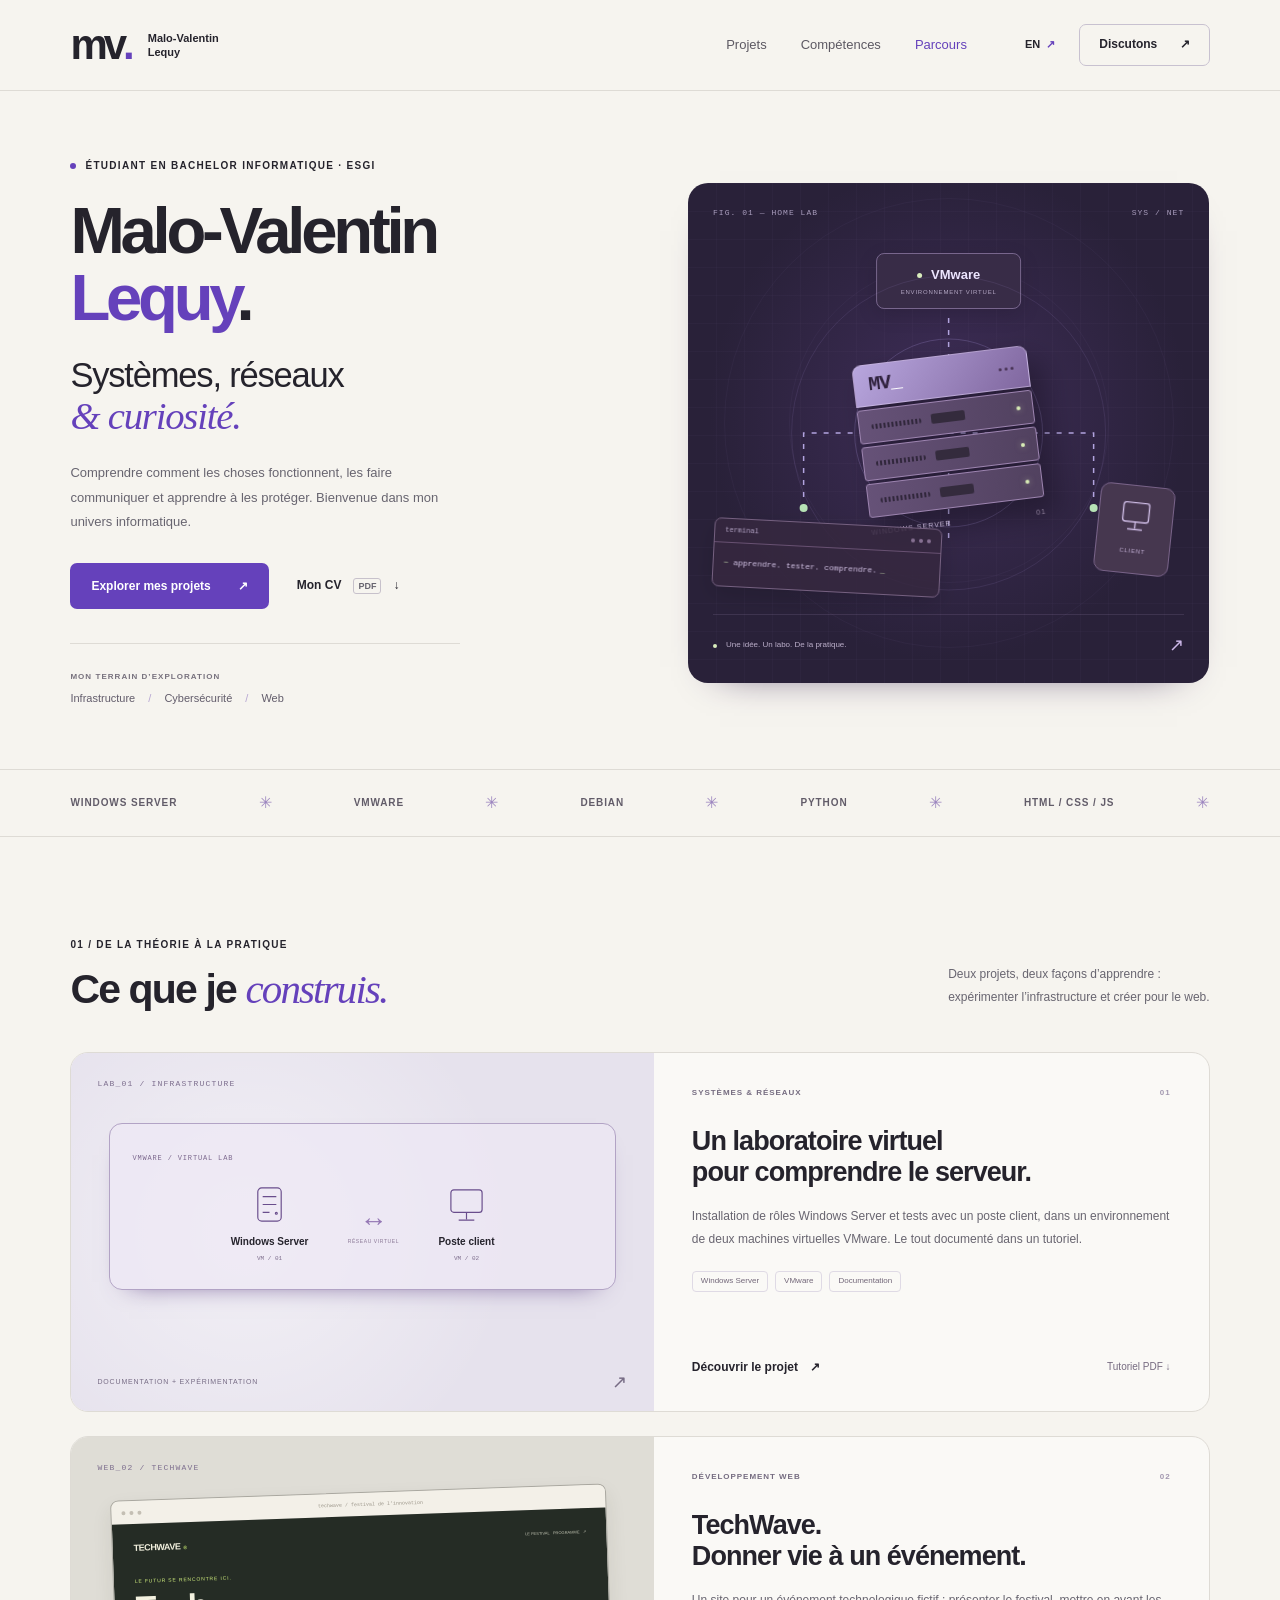
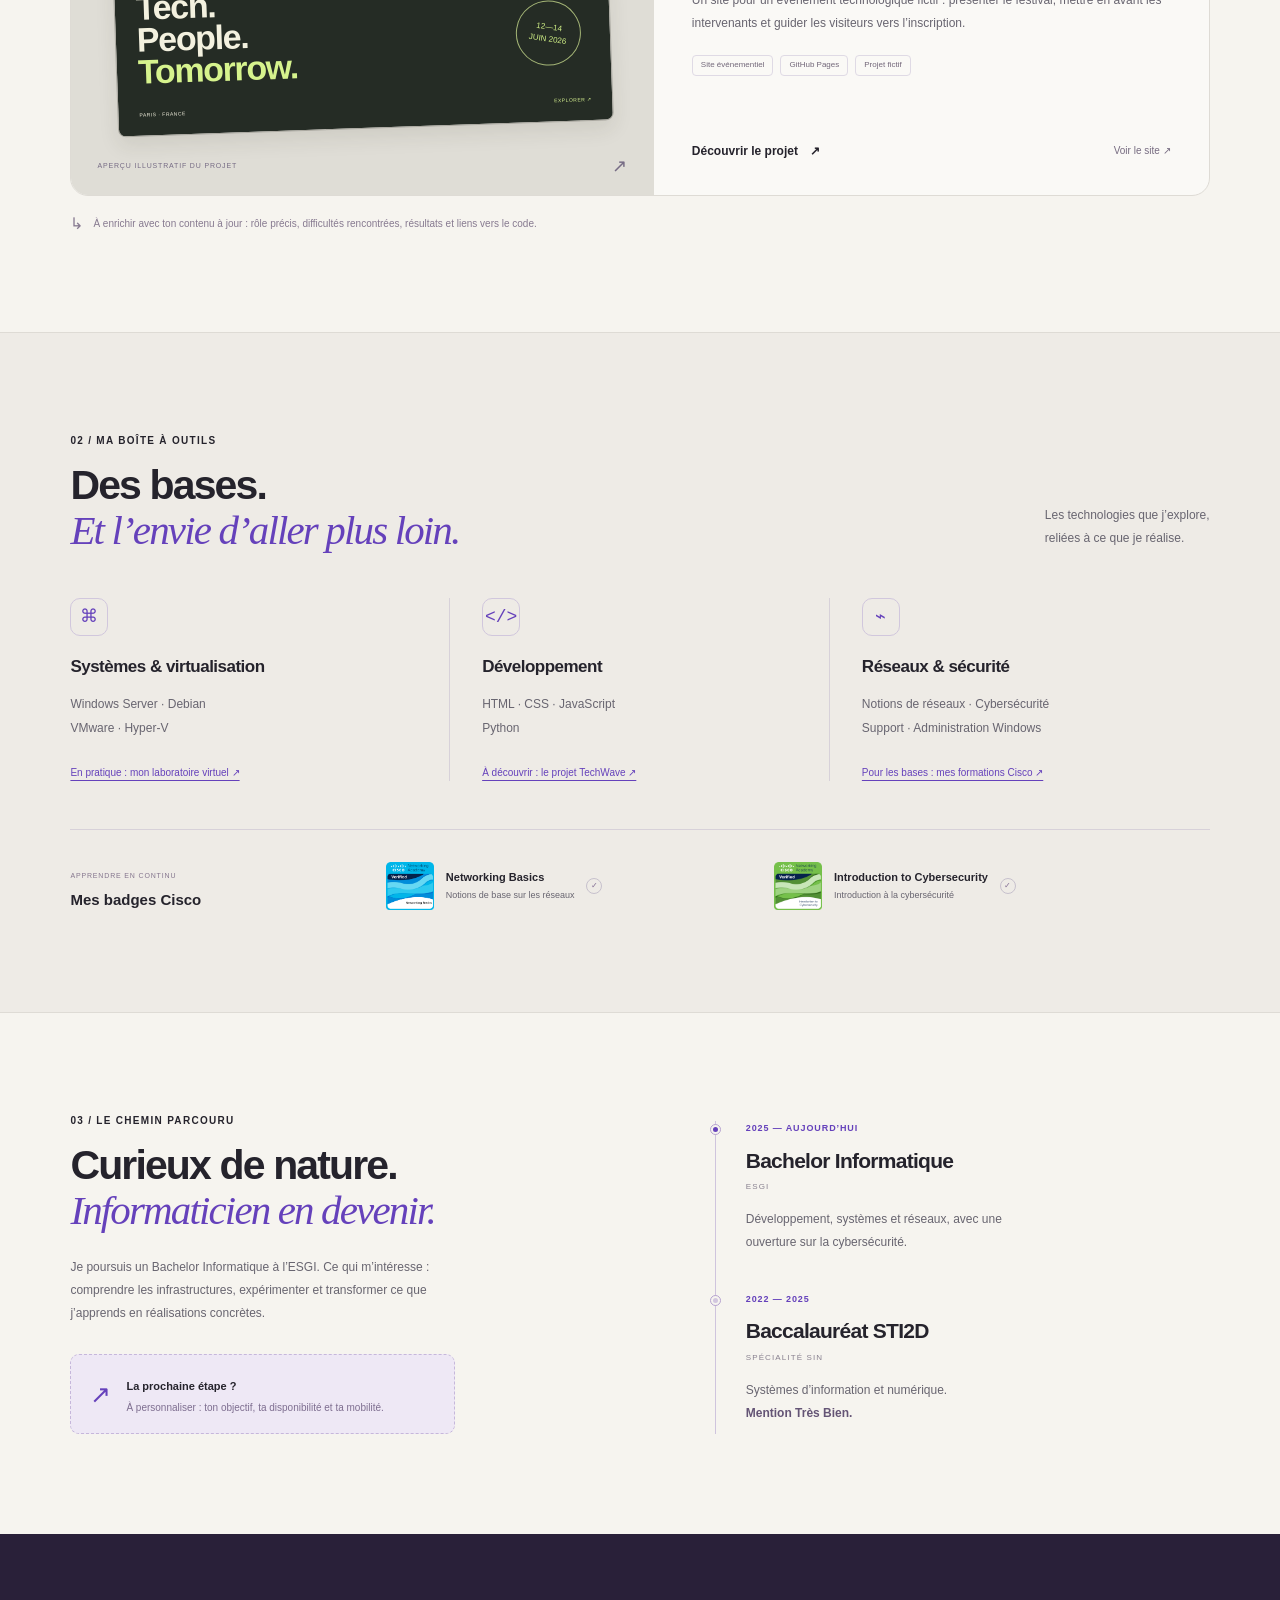
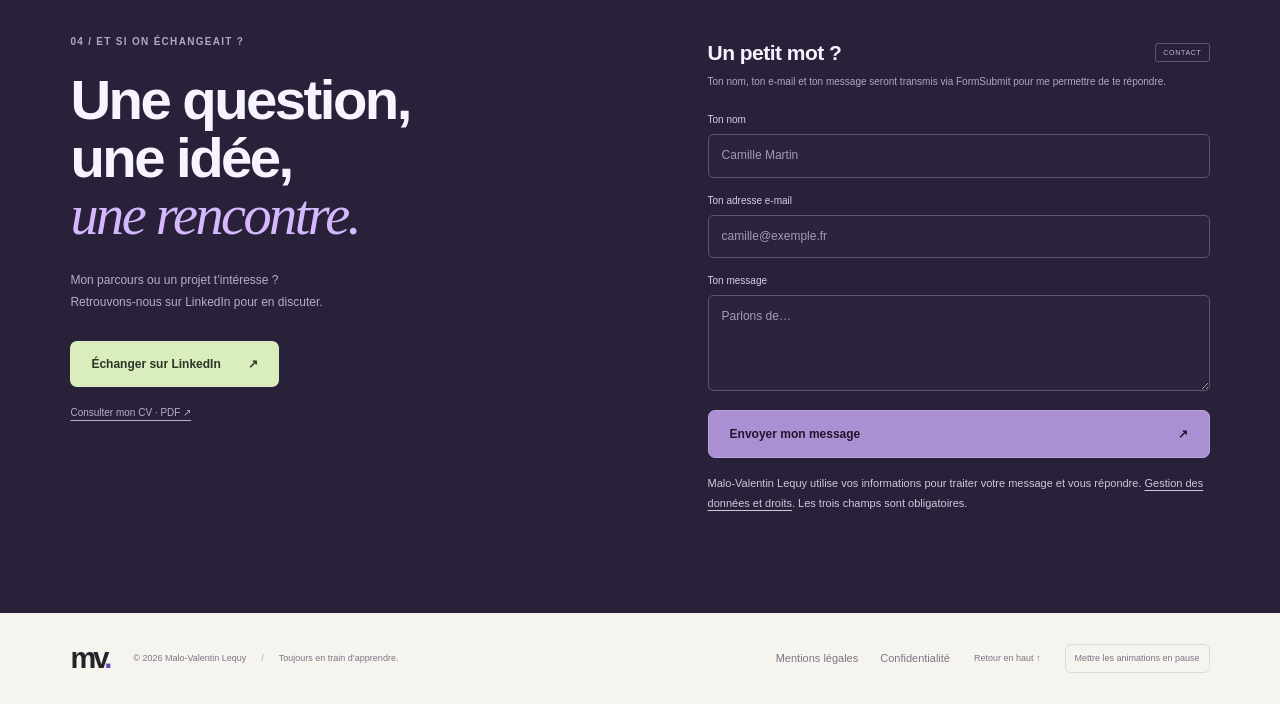
<file: index.html>
<!doctype html>
<html lang="fr">
<head>
  <meta charset="utf-8">
  <meta name="viewport" content="width=device-width,initial-scale=1">
  <meta name="description" content="Malo-Valentin Lequy, étudiant en Bachelor Informatique à l’ESGI. Découvrez mes projets en systèmes, réseaux et développement web.">
  <meta name="theme-color" content="#f6f4ef">
  <meta name="robots" content="noindex,nofollow">
  <meta property="og:title" content="Malo-Valentin Lequy — Portfolio">
  <meta property="og:description" content="Systèmes, réseaux & curiosité. Une nouvelle direction pour mon portfolio informatique.">
  <title>Malo-Valentin Lequy — Portfolio informatique</title>
  <link rel="icon" href="data:image/svg+xml,%3Csvg xmlns='http://www.w3.org/2000/svg' viewBox='0 0 64 64'%3E%3Crect width='64' height='64' rx='18' fill='%235f3dc4'/%3E%3Ctext x='32' y='42' text-anchor='middle' font-family='Arial' font-size='30' font-weight='bold' fill='white'%3EMV%3C/text%3E%3C/svg%3E">
  <link rel="stylesheet" href="style.css">
  <link rel="stylesheet" href="legal.css">
  <link rel="stylesheet" href="animations.css">
  <script src="script.js" defer></script>
  <script src="animations.js" defer></script>
</head>
<body>
  <a class="skip-link" href="#main" data-i18n="skip">Aller au contenu</a>
  <header class="site-header">
    <div class="header-inner">
      <a class="wordmark" href="#accueil" aria-label="Malo-Valentin Lequy — accueil">mv<span>.</span><span class="wordmark-name">Malo-Valentin<br>Lequy</span></a>
      <nav aria-label="Navigation principale" id="navigation">
        <a href="#projets" data-i18n="navProjects">Projets</a><a href="#competences" data-i18n="navSkills">Compétences</a><a href="#parcours" data-i18n="navJourney">Parcours</a>
      </nav>
      <div class="header-actions"><button id="language" class="language" aria-label="Switch to English">EN <span aria-hidden="true">↗</span></button><a class="contact-nav" href="#contact" data-i18n="navContact">Discutons <span aria-hidden="true">↗</span></a><button class="menu-toggle" aria-controls="navigation" aria-expanded="false" aria-label="Ouvrir le menu"><span></span><span></span></button></div>
    </div>
  </header>

  <main id="main">
    <section id="accueil" class="hero wrap" aria-labelledby="hero-title">
      <div class="hero-copy">
        <p class="eyebrow"><span class="status-dot"></span><span data-i18n="student">ÉTUDIANT EN BACHELOR INFORMATIQUE · ESGI</span></p>
        <h1 id="hero-title">Malo-Valentin<br><span>Lequy<span class="title-dot">.</span></span></h1>
        <p class="hero-tagline" data-i18n="tagline">Systèmes, réseaux<br><em>& curiosité.</em></p>
        <p class="hero-description" data-i18n="heroDesc">Comprendre comment les choses fonctionnent, les faire communiquer et apprendre à les protéger. Bienvenue dans mon univers informatique.</p>
        <div class="hero-buttons"><a class="button primary" href="#projets" data-i18n="explore">Explorer mes projets <span aria-hidden="true">↗</span></a><a class="text-link" href="https://mvdu01.github.io/portfolio/CV_Malo-Valentin_LEQUY_WEB.pdf" target="_blank" rel="noopener noreferrer" data-i18n="cv">Mon CV <span class="file-type">PDF</span><span aria-hidden="true">↓</span></a></div>
        <div class="hero-foot"><span data-i18n="focus">MON TERRAIN D’EXPLORATION</span><p data-i18n="focusDesc">Infrastructure <i> / </i> Cybersécurité <i> / </i> Web</p></div>
      </div>
      <div class="hero-art" role="img" aria-label="Illustration d’un laboratoire virtuel avec un hôte VMware, un serveur Windows et un poste client" data-aria-i18n="artLabel">
        <div class="art-grid"></div><span class="art-coordinate">FIG. 01 — HOME LAB</span><span class="art-top-right">SYS / NET</span>
        <div class="orbit orbit-one"></div><div class="orbit orbit-two"></div>
        <div class="art-chip chip-top"><span class="tiny-dot"></span>VMware<span class="chip-sub" data-i18n="virtual">ENVIRONNEMENT VIRTUEL</span></div>
        <svg class="network-lines" viewBox="0 0 500 500" fill="none" aria-hidden="true"><path d="M250 135V210M250 290V360M250 250H105V325M250 250H395V325" stroke="#b2a4df" stroke-width="1.5" stroke-dasharray="5 7"/><circle cx="250" cy="250" r="94" stroke="#a995db" stroke-opacity=".25"/><circle cx="250" cy="250" r="157" stroke="#a995db" stroke-opacity=".12"/><circle cx="105" cy="325" r="4" fill="#b7e3b6"/><circle cx="395" cy="325" r="4" fill="#b7e3b6"/></svg>
        <div class="server-stack"><div class="server-top"><span class="server-logo">MV<span>_</span></span><span class="server-lights"><i></i><i></i><i></i></span></div><div class="server-unit"><span></span><b></b><i></i></div><div class="server-unit"><span></span><b></b><i></i></div><div class="server-unit"><span></span><b></b><i></i></div><div class="server-caption">WINDOWS SERVER<span>01</span></div></div>
        <div class="terminal-mini"><div class="terminal-heading"><span>terminal</span><div><i></i><i></i><i></i></div></div><p><span>~</span> <span data-i18n="terminal">apprendre. tester. comprendre.</span><b>_</b></p></div>
        <div class="client-mini"><svg viewBox="0 0 40 40" aria-hidden="true"><rect x="6" y="5" width="28" height="21" rx="3"/><path d="M20 26v7M12 34h16"/></svg><span>CLIENT</span></div>
        <div class="art-caption"><span class="tiny-dot"></span><span data-i18n="artCaption">Une idée. Un labo. De la pratique.</span><span class="art-arrow">↗</span></div>
      </div>
    </section>

    <div class="discipline-strip"><div class="wrap"><span>WINDOWS SERVER</span><b>✳</b><span>VMWARE</span><b>✳</b><span>DEBIAN</span><b>✳</b><span>PYTHON</span><b>✳</b><span>HTML / CSS / JS</span><b>✳</b></div></div>

    <section id="projets" class="projects-section wrap section-space" aria-labelledby="projects-title">
      <div class="section-heading"><div><p class="eyebrow" data-i18n="projectsEyebrow">01 / DE LA THÉORIE À LA PRATIQUE</p><h2 id="projects-title" data-i18n="projectsTitle">Ce que je <em>construis.</em></h2></div><p class="section-intro" data-i18n="projectsIntro">Deux projets, deux façons d’apprendre :<br>expérimenter l’infrastructure et créer pour le web.</p></div>
      <article class="project project-infra">
        <div class="project-visual infra-visual" aria-hidden="true"><div class="visual-label">LAB_01 / INFRASTRUCTURE</div><div class="lab-host"><span class="host-label">VMWARE / VIRTUAL LAB</span><div class="lab-machines"><div class="machine"><svg viewBox="0 0 40 40"><rect x="8" y="3" width="24" height="34" rx="4"/><path d="M13 12h14M13 20h14M13 28h7"/><circle cx="27" cy="29" r="1"/></svg><strong>Windows Server</strong><span>VM / 01</span></div><div class="lab-connection"><span></span><b>↔</b><small>RÉSEAU VIRTUEL</small></div><div class="machine"><svg viewBox="0 0 40 40"><rect x="4" y="5" width="32" height="23" rx="3"/><path d="M20 28v7M12 36h16"/></svg><strong>Poste client</strong><span>VM / 02</span></div></div></div><div class="visual-bottom"><span>DOCUMENTATION + EXPÉRIMENTATION</span><span>↗</span></div></div>
        <div class="project-content"><div class="project-topline"><span data-i18n="infraCategory">SYSTÈMES & RÉSEAUX</span><span>01</span></div><h3 data-i18n="infraTitle">Un laboratoire virtuel<br>pour comprendre le serveur.</h3><p data-i18n="infraDesc">Installation de rôles Windows Server et tests avec un poste client, dans un environnement de deux machines virtuelles VMware. Le tout documenté dans un tutoriel.</p><div class="tags"><span>Windows Server</span><span>VMware</span><span data-i18n="documentation">Documentation</span></div><div class="project-actions"><button class="text-link" data-project="infra" data-i18n="caseStudy">Découvrir le projet <span aria-hidden="true">↗</span></button><a class="small-link" href="https://mvdu01.github.io/portfolio/Tutoriel_Windows_Server.pdf" target="_blank" rel="noopener noreferrer" data-i18n="tutorial">Tutoriel PDF ↓</a></div></div>
      </article>
      <article class="project project-web">
        <div class="project-visual web-visual" aria-hidden="true"><div class="visual-label">WEB_02 / TECHWAVE</div><div class="browser-mock"><div class="mock-bar"><i></i><i></i><i></i><span>techwave / festival de l’innovation</span></div><div class="mock-body"><div class="mock-nav"><b>TECHWAVE<span>®</span></b><span>LE FESTIVAL &nbsp; PROGRAMME &nbsp; ↗</span></div><p>LE FUTUR SE RENCONTRE ICI.</p><h4>Tech.<br>People.<br><em>Tomorrow.</em></h4><div class="mock-badge">12—14<br>JUIN 2026</div><div class="mock-bottom"><span>PARIS · FRANCE</span><b>EXPLORER ↗</b></div></div></div><div class="visual-bottom"><span data-i18n="illustration">APERÇU ILLUSTRATIF DU PROJET</span><span>↗</span></div></div>
        <div class="project-content"><div class="project-topline"><span data-i18n="webCategory">DÉVELOPPEMENT WEB</span><span>02</span></div><h3 data-i18n="webTitle">TechWave.<br>Donner vie à un événement.</h3><p data-i18n="webDesc">Un site pour un événement technologique fictif : présenter le festival, mettre en avant les intervenants et guider les visiteurs vers l’inscription.</p><div class="tags"><span data-i18n="webTag">Site événementiel</span><span>GitHub Pages</span><span data-i18n="personalProject">Projet fictif</span></div><div class="project-actions"><button class="text-link" data-project="web" data-i18n="caseStudy">Découvrir le projet <span aria-hidden="true">↗</span></button><a class="small-link" href="https://mvdu01.github.io/TechWave/" target="_blank" rel="noopener noreferrer" data-i18n="liveSite">Voir le site ↗</a></div></div>
      </article>
      <p class="editor-note"><span>↳</span><span data-i18n="projectNote">À enrichir avec ton contenu à jour : rôle précis, difficultés rencontrées, résultats et liens vers le code.</span></p>
    </section>

    <section id="competences" class="skills-section section-space" aria-labelledby="skills-title"><div class="wrap">
      <div class="section-heading"><div><p class="eyebrow" data-i18n="skillsEyebrow">02 / MA BOÎTE À OUTILS</p><h2 id="skills-title" data-i18n="skillsTitle">Des bases.<br><em>Et l’envie d’aller plus loin.</em></h2></div><p class="section-intro" data-i18n="skillsIntro">Les technologies que j’explore,<br>reliées à ce que je réalise.</p></div>
      <div class="skills-grid"><article class="skill-block"><span class="skill-icon">⌘</span><h3 data-i18n="systems">Systèmes & virtualisation</h3><p>Windows Server · Debian<br>VMware · Hyper-V</p><a href="#projets" data-i18n="systemsProof">En pratique : mon laboratoire virtuel ↗</a></article><article class="skill-block"><span class="skill-icon">&lt;/&gt;</span><h3 data-i18n="development">Développement</h3><p>HTML · CSS · JavaScript<br>Python</p><a href="https://mvdu01.github.io/TechWave/" target="_blank" rel="noopener noreferrer" data-i18n="webProof">À découvrir : le projet TechWave ↗</a></article><article class="skill-block"><span class="skill-icon">⌁</span><h3 data-i18n="security">Réseaux & sécurité</h3><p data-i18n="securityDesc">Notions de réseaux · Cybersécurité<br>Support · Administration Windows</p><a href="#formations" data-i18n="securityProof">Pour les bases : mes formations Cisco ↗</a></article></div>
      <div class="certifications" id="formations"><div class="cert-label"><span data-i18n="learning">APPRENDRE EN CONTINU</span><p data-i18n="cisco">Mes badges Cisco</p></div><div class="cert-item"><img src="https://mvdu01.github.io/portfolio/networking-basics.png" width="64" height="64" loading="lazy" alt="Badge Cisco Networking Basics"><div><h3>Networking Basics</h3><p data-i18n="networkBadge">Notions de base sur les réseaux</p></div><span class="badge-check" aria-hidden="true">✓</span></div><div class="cert-item"><img src="https://mvdu01.github.io/portfolio/introduction-to-cybersecurity.png" width="64" height="64" loading="lazy" alt="Badge Cisco Introduction to Cybersecurity"><div><h3>Introduction to Cybersecurity</h3><p data-i18n="cyberBadge">Introduction à la cybersécurité</p></div><span class="badge-check" aria-hidden="true">✓</span></div></div>
    </div></section>

    <section id="parcours" class="journey-section wrap section-space" aria-labelledby="journey-title"><div class="journey-intro"><p class="eyebrow" data-i18n="journeyEyebrow">03 / LE CHEMIN PARCOURU</p><h2 id="journey-title" data-i18n="journeyTitle">Curieux de nature.<br><em>Informaticien en devenir.</em></h2><p data-i18n="about">Je poursuis un Bachelor Informatique à l’ESGI. Ce qui m’intéresse : comprendre les infrastructures, expérimenter et transformer ce que j’apprends en réalisations concrètes.</p><div class="next-step"><span class="next-icon">↗</span><div><strong data-i18n="nextTitle">La prochaine étape ?</strong><p data-i18n="nextDesc">À personnaliser : ton objectif, ta disponibilité et ta mobilité.</p></div></div></div><div class="timeline"><article><span class="timeline-dot"></span><p class="date" data-i18n="esgiDate">2025 — AUJOURD’HUI</p><h3 data-i18n="esgiTitle">Bachelor Informatique</h3><span class="school">ESGI</span><p data-i18n="esgiDesc">Développement, systèmes et réseaux, avec une ouverture sur la cybersécurité.</p></article><article><span class="timeline-dot"></span><p class="date">2022 — 2025</p><h3 data-i18n="bacTitle">Baccalauréat STI2D</h3><span class="school" data-i18n="bacSpeciality">SPÉCIALITÉ SIN</span><p data-i18n="bacDesc">Systèmes d’information et numérique.<br><strong>Mention Très Bien.</strong></p></article></div></section>

    <section id="contact" class="contact-section section-space" aria-labelledby="contact-title"><div class="wrap contact-layout"><div class="contact-copy"><p class="eyebrow" data-i18n="contactEyebrow">04 / ET SI ON ÉCHANGEAIT ?</p><h2 id="contact-title" data-i18n="contactTitle">Une question,<br>une idée,<br><em>une rencontre.</em></h2><p data-i18n="contactDesc">Mon parcours ou un projet t’intéresse ?<br>Retrouvons-nous sur LinkedIn pour en discuter.</p><a class="button light" href="https://www.linkedin.com/in/malo-valentin-lequy/" target="_blank" rel="noopener noreferrer" data-i18n="linkedin">Échanger sur LinkedIn <span aria-hidden="true">↗</span></a><a class="contact-cv" href="https://mvdu01.github.io/portfolio/CV_Malo-Valentin_LEQUY_WEB.pdf" target="_blank" rel="noopener noreferrer" data-i18n="cvContact">Consulter mon CV · PDF ↗</a></div><div class="contact-form-panel"><div class="form-heading"><h3 data-i18n="messageTitle">Un petit mot ?</h3><span data-i18n="demo">CONTACT</span></div><p class="form-note" data-i18n="formNote">Ton nom, ton e-mail et ton message seront transmis via FormSubmit pour me permettre de te répondre.</p><form id="contact-form" action="https://formsubmit.co/f42650f5ee43a82890de3457bbb806fa" method="POST"><input type="hidden" name="_subject" value="Nouveau message — Portfolio Malo-Valentin Lequy"><input type="hidden" name="_template" value="table"><input type="hidden" name="_url" value="https://mvdu01.github.io/portfolio/"><div style="display:none" aria-hidden="true"><label for="website-check">Laisser ce champ vide</label><input id="website-check" type="text" name="_honey" tabindex="-1" autocomplete="off"></div><div class="field"><label for="name" data-i18n="name">Ton nom</label><input id="name" name="name" autocomplete="name" required maxlength="100" placeholder="Camille Martin" data-placeholder-i18n="namePlaceholder"></div><div class="field"><label for="email" data-i18n="email">Ton adresse e-mail</label><input id="email" name="email" type="email" autocomplete="email" required maxlength="200" placeholder="camille@exemple.fr" data-placeholder-i18n="emailPlaceholder"></div><div class="field"><label for="message" data-i18n="message">Ton message</label><textarea id="message" name="message" rows="3" required maxlength="3000" placeholder="Parlons de…" data-placeholder-i18n="messagePlaceholder"></textarea></div><button class="button form-submit" type="submit" data-i18n="formSubmit">Envoyer mon message <span aria-hidden="true">↗</span></button><p class="form-privacy" data-i18n="privacyNotice">Malo-Valentin Lequy utilise vos informations pour traiter votre message et vous répondre. <a href="confidentialite.html">Gestion des données et droits</a>. Les trois champs sont obligatoires.</p><p id="form-status" role="status" aria-live="polite" hidden></p></form></div></div></section>
  </main>
  <footer class="wrap footer"><a class="footer-brand" href="#accueil">mv<span>.</span></a><p>© <span id="year">2026</span> Malo-Valentin Lequy<span class="footer-divider">/</span><span data-i18n="footer">Toujours en train d’apprendre.</span></p><nav class="legal-links" aria-label="Informations légales"><a href="mentions-legales.html" data-i18n="legalNotice">Mentions légales</a><a href="confidentialite.html" data-i18n="privacyLink">Confidentialité</a></nav><a href="#accueil" data-i18n="backTop">Retour en haut ↑</a></footer>
  <dialog id="project-dialog" aria-labelledby="dialog-title"><button class="dialog-close" aria-label="Fermer le détail du projet">×</button><p class="eyebrow" id="dialog-category"></p><h2 id="dialog-title"></h2><div id="dialog-body"></div></dialog>
</body>
</html>
</file>
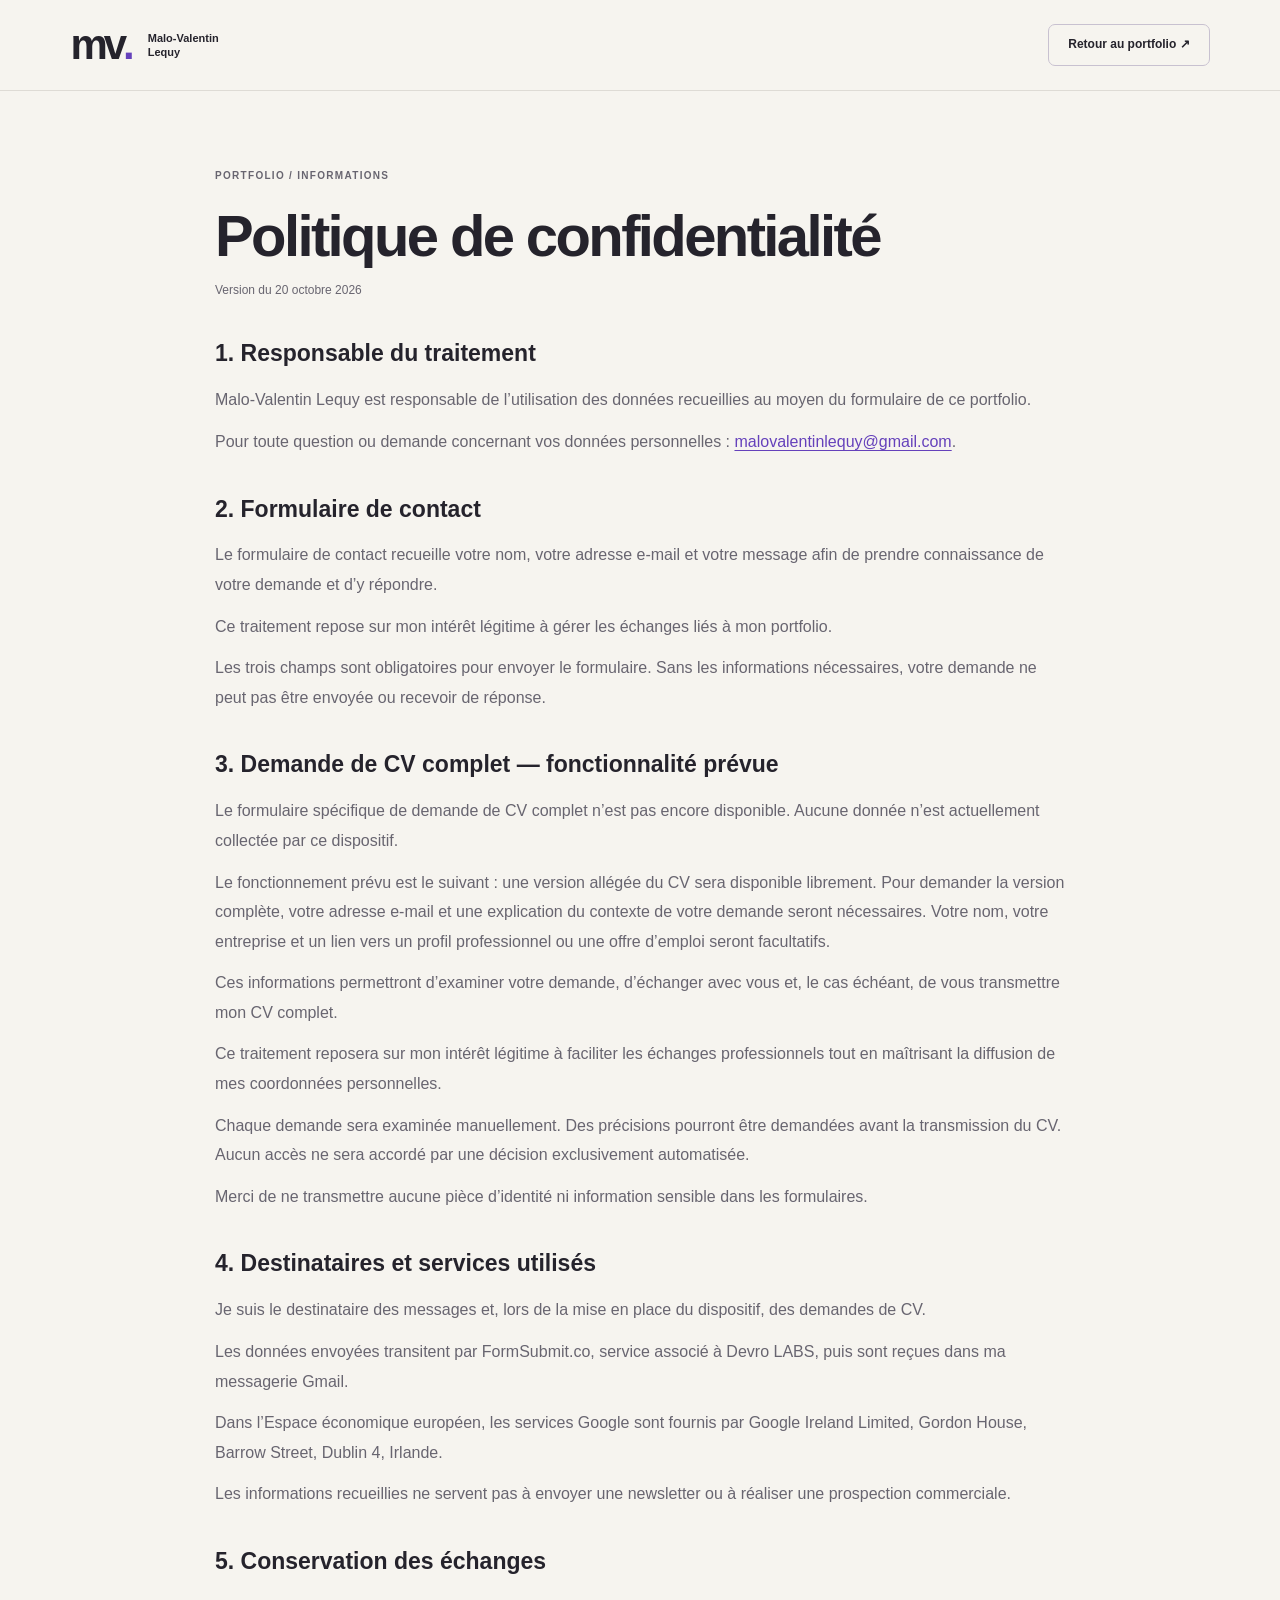
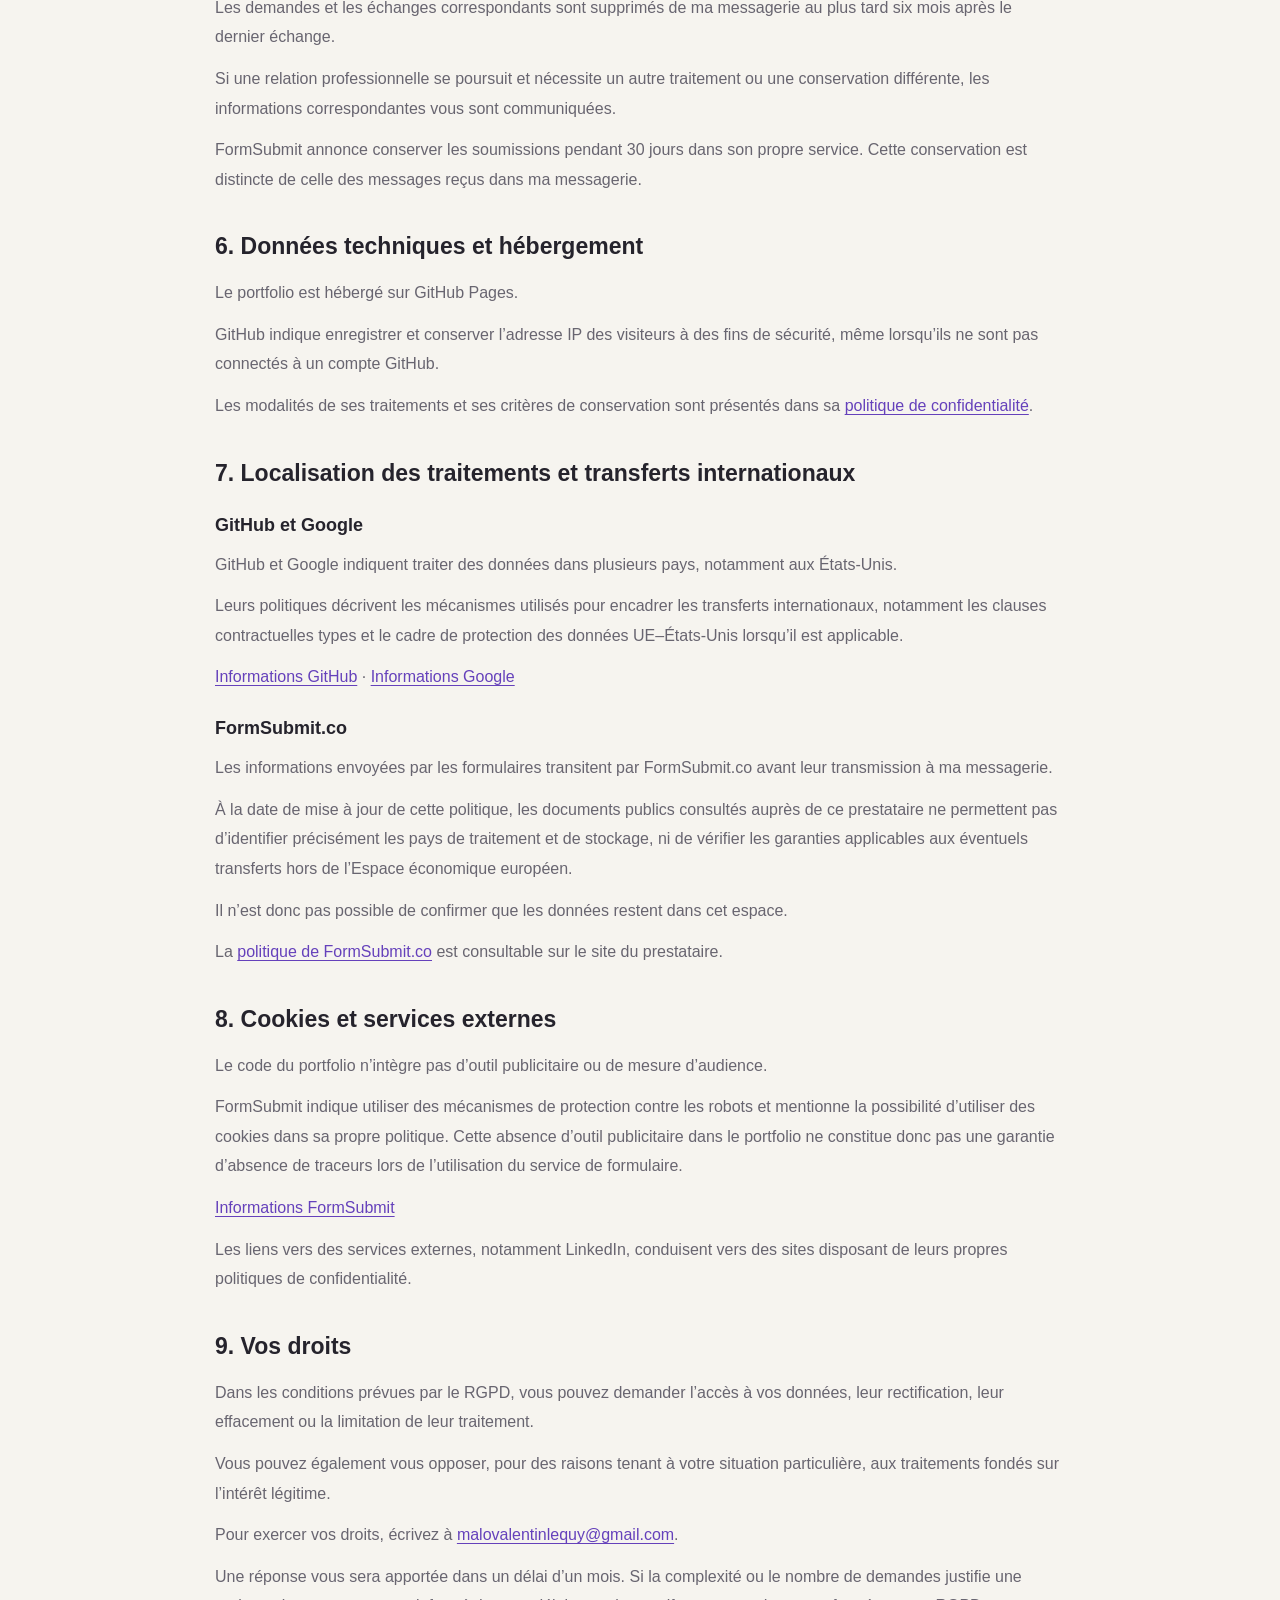
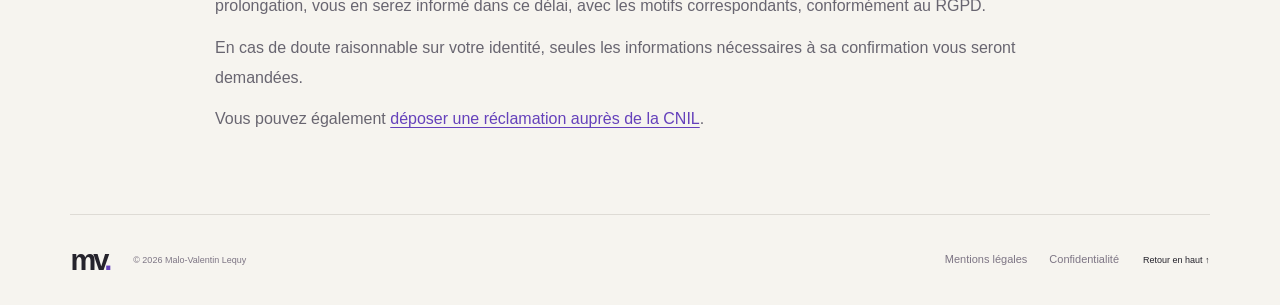
<file: confidentialite.html>
<!doctype html>
<html lang="fr">
<head>
<meta charset="utf-8">
<meta name="viewport" content="width=device-width,initial-scale=1">
<meta name="robots" content="noindex,nofollow">
<meta name="description" content="Politique de confidentialité du portfolio de Malo-Valentin Lequy.">
<title>Politique de confidentialité — Malo-Valentin Lequy</title>
<link rel="stylesheet" href="style.css">
<link rel="stylesheet" href="legal.css">
</head>
<body class="legal-page">
<a class="skip-link" href="#main">Aller au contenu</a>
<header class="site-header"><div class="header-inner"><a class="wordmark" href="index.html" aria-label="Malo-Valentin Lequy — accueil">mv<span>.</span><span class="wordmark-name">Malo-Valentin<br>Lequy</span></a><a class="contact-nav" href="index.html">Retour au portfolio ↗</a></div></header>
<main id="main" class="wrap legal-document"><p class="eyebrow">PORTFOLIO / INFORMATIONS</p><h1>Politique de confidentialité</h1><p class="legal-date">Version du 20 octobre 2026</p>
<section><h2>1. Responsable du traitement</h2><p>Malo-Valentin Lequy est responsable de l’utilisation des données recueillies au moyen du formulaire de ce portfolio.</p><p>Pour toute question ou demande concernant vos données personnelles : <a href="mailto:malovalentinlequy@gmail.com">malovalentinlequy@gmail.com</a>.</p></section>
<section><h2>2. Formulaire de contact</h2><p>Le formulaire de contact recueille votre nom, votre adresse e-mail et votre message afin de prendre connaissance de votre demande et d’y répondre.</p><p>Ce traitement repose sur mon intérêt légitime à gérer les échanges liés à mon portfolio.</p><p>Les trois champs sont obligatoires pour envoyer le formulaire. Sans les informations nécessaires, votre demande ne peut pas être envoyée ou recevoir de réponse.</p></section>
<section><h2>3. Demande de CV complet — fonctionnalité prévue</h2><p>Le formulaire spécifique de demande de CV complet n’est pas encore disponible. Aucune donnée n’est actuellement collectée par ce dispositif.</p><p>Le fonctionnement prévu est le suivant : une version allégée du CV sera disponible librement. Pour demander la version complète, votre adresse e-mail et une explication du contexte de votre demande seront nécessaires. Votre nom, votre entreprise et un lien vers un profil professionnel ou une offre d’emploi seront facultatifs.</p><p>Ces informations permettront d’examiner votre demande, d’échanger avec vous et, le cas échéant, de vous transmettre mon CV complet.</p><p>Ce traitement reposera sur mon intérêt légitime à faciliter les échanges professionnels tout en maîtrisant la diffusion de mes coordonnées personnelles.</p><p>Chaque demande sera examinée manuellement. Des précisions pourront être demandées avant la transmission du CV. Aucun accès ne sera accordé par une décision exclusivement automatisée.</p><p>Merci de ne transmettre aucune pièce d’identité ni information sensible dans les formulaires.</p></section>
<section><h2>4. Destinataires et services utilisés</h2><p>Je suis le destinataire des messages et, lors de la mise en place du dispositif, des demandes de CV.</p><p>Les données envoyées transitent par FormSubmit.co, service associé à Devro LABS, puis sont reçues dans ma messagerie Gmail.</p><p>Dans l’Espace économique européen, les services Google sont fournis par Google Ireland Limited, Gordon House, Barrow Street, Dublin 4, Irlande.</p><p>Les informations recueillies ne servent pas à envoyer une newsletter ou à réaliser une prospection commerciale.</p></section>
<section><h2>5. Conservation des échanges</h2><p>Les demandes et les échanges correspondants sont supprimés de ma messagerie au plus tard six mois après le dernier échange.</p><p>Si une relation professionnelle se poursuit et nécessite un autre traitement ou une conservation différente, les informations correspondantes vous sont communiquées.</p><p>FormSubmit annonce conserver les soumissions pendant 30 jours dans son propre service. Cette conservation est distincte de celle des messages reçus dans ma messagerie.</p></section>
<section><h2>6. Données techniques et hébergement</h2><p>Le portfolio est hébergé sur GitHub Pages.</p><p>GitHub indique enregistrer et conserver l’adresse IP des visiteurs à des fins de sécurité, même lorsqu’ils ne sont pas connectés à un compte GitHub.</p><p>Les modalités de ses traitements et ses critères de conservation sont présentés dans sa <a href="https://docs.github.com/en/site-policy/privacy-policies/github-general-privacy-statement">politique de confidentialité</a>.</p></section>
<section><h2>7. Localisation des traitements et transferts internationaux</h2><h3>GitHub et Google</h3><p>GitHub et Google indiquent traiter des données dans plusieurs pays, notamment aux États-Unis.</p><p>Leurs politiques décrivent les mécanismes utilisés pour encadrer les transferts internationaux, notamment les clauses contractuelles types et le cadre de protection des données UE–États-Unis lorsqu’il est applicable.</p><p><a href="https://docs.github.com/en/site-policy/privacy-policies/github-general-privacy-statement">Informations GitHub</a> · <a href="https://policies.google.com/privacy/frameworks?hl=fr">Informations Google</a></p><h3>FormSubmit.co</h3><p>Les informations envoyées par les formulaires transitent par FormSubmit.co avant leur transmission à ma messagerie.</p><p>À la date de mise à jour de cette politique, les documents publics consultés auprès de ce prestataire ne permettent pas d’identifier précisément les pays de traitement et de stockage, ni de vérifier les garanties applicables aux éventuels transferts hors de l’Espace économique européen.</p><p>Il n’est donc pas possible de confirmer que les données restent dans cet espace.</p><p>La <a href="https://formsubmit.co/privacy.pdf">politique de FormSubmit.co</a> est consultable sur le site du prestataire.</p></section>
<section><h2>8. Cookies et services externes</h2><p>Le code du portfolio n’intègre pas d’outil publicitaire ou de mesure d’audience.</p><p>FormSubmit indique utiliser des mécanismes de protection contre les robots et mentionne la possibilité d’utiliser des cookies dans sa propre politique. Cette absence d’outil publicitaire dans le portfolio ne constitue donc pas une garantie d’absence de traceurs lors de l’utilisation du service de formulaire.</p><p><a href="https://formsubmit.co/privacy.pdf">Informations FormSubmit</a></p><p>Les liens vers des services externes, notamment LinkedIn, conduisent vers des sites disposant de leurs propres politiques de confidentialité.</p></section>
<section><h2>9. Vos droits</h2><p>Dans les conditions prévues par le RGPD, vous pouvez demander l’accès à vos données, leur rectification, leur effacement ou la limitation de leur traitement.</p><p>Vous pouvez également vous opposer, pour des raisons tenant à votre situation particulière, aux traitements fondés sur l’intérêt légitime.</p><p>Pour exercer vos droits, écrivez à <a href="mailto:malovalentinlequy@gmail.com">malovalentinlequy@gmail.com</a>.</p><p>Une réponse vous sera apportée dans un délai d’un mois. Si la complexité ou le nombre de demandes justifie une prolongation, vous en serez informé dans ce délai, avec les motifs correspondants, conformément au RGPD.</p><p>En cas de doute raisonnable sur votre identité, seules les informations nécessaires à sa confirmation vous seront demandées.</p><p>Vous pouvez également <a href="https://www.cnil.fr/fr/plaintes">déposer une réclamation auprès de la CNIL</a>.</p></section></main>
<footer class="wrap footer"><a class="footer-brand" href="index.html" aria-label="Retour au portfolio">mv<span>.</span></a><p>© 2026 Malo-Valentin Lequy</p><nav class="legal-links" aria-label="Informations légales"><a href="mentions-legales.html" data-i18n="legalNotice">Mentions légales</a><a href="confidentialite.html" data-i18n="privacyLink">Confidentialité</a></nav><a href="#main">Retour en haut ↑</a></footer>
</body>
</html>
</file>
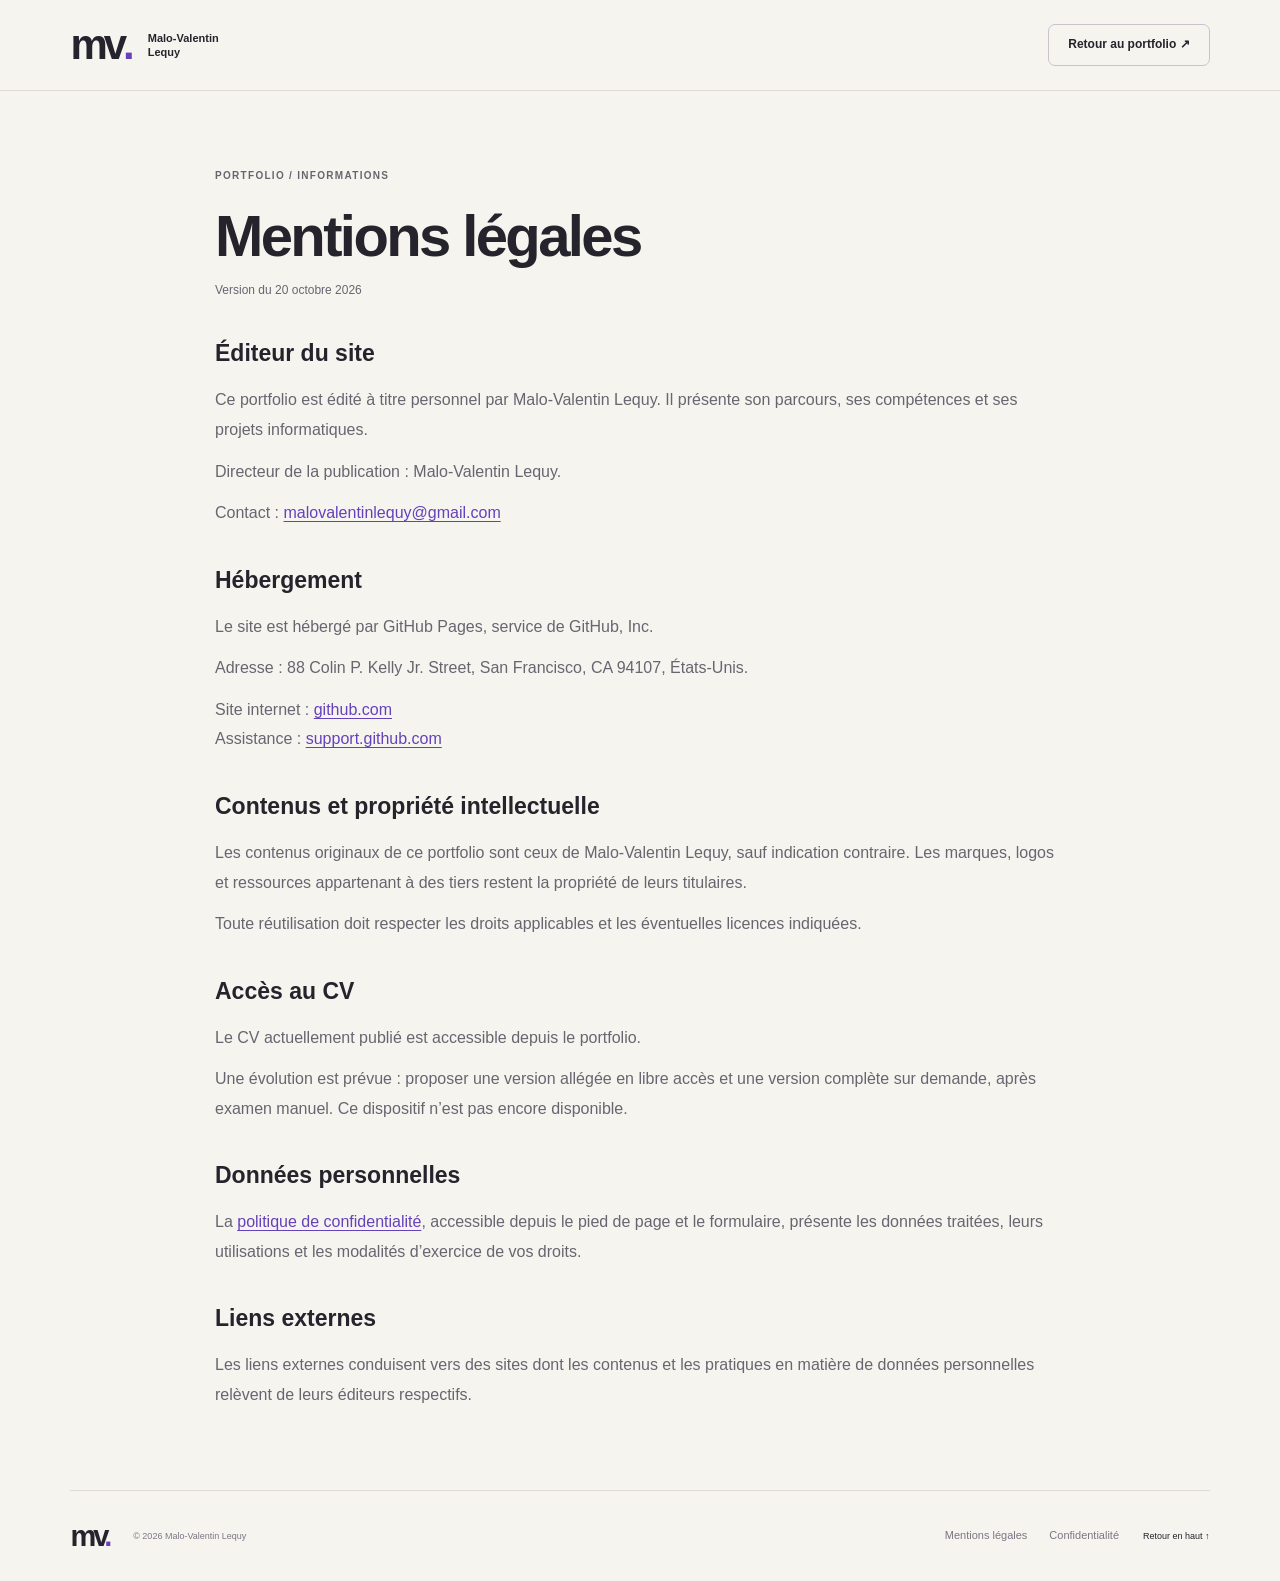
<file: mentions-legales.html>
<!doctype html>
<html lang="fr">
<head>
<meta charset="utf-8">
<meta name="viewport" content="width=device-width,initial-scale=1">
<meta name="robots" content="noindex,nofollow">
<meta name="description" content="Mentions légales du portfolio de Malo-Valentin Lequy.">
<title>Mentions légales — Malo-Valentin Lequy</title>
<link rel="stylesheet" href="style.css">
<link rel="stylesheet" href="legal.css">
</head>
<body class="legal-page">
<a class="skip-link" href="#main">Aller au contenu</a>
<header class="site-header"><div class="header-inner"><a class="wordmark" href="index.html" aria-label="Malo-Valentin Lequy — accueil">mv<span>.</span><span class="wordmark-name">Malo-Valentin<br>Lequy</span></a><a class="contact-nav" href="index.html">Retour au portfolio ↗</a></div></header>
<main id="main" class="wrap legal-document"><p class="eyebrow">PORTFOLIO / INFORMATIONS</p><h1>Mentions légales</h1><p class="legal-date">Version du 20 octobre 2026</p>
<section><h2>Éditeur du site</h2><p>Ce portfolio est édité à titre personnel par Malo-Valentin Lequy. Il présente son parcours, ses compétences et ses projets informatiques.</p><p>Directeur de la publication : Malo-Valentin Lequy.</p><p>Contact : <a href="mailto:malovalentinlequy@gmail.com">malovalentinlequy@gmail.com</a></p></section>
<section><h2>Hébergement</h2><p>Le site est hébergé par GitHub Pages, service de GitHub, Inc.</p><p>Adresse : 88 Colin P. Kelly Jr. Street, San Francisco, CA 94107, États-Unis.</p><p>Site internet : <a href="https://github.com">github.com</a><br>Assistance : <a href="https://support.github.com">support.github.com</a></p></section>
<section><h2>Contenus et propriété intellectuelle</h2><p>Les contenus originaux de ce portfolio sont ceux de Malo-Valentin Lequy, sauf indication contraire. Les marques, logos et ressources appartenant à des tiers restent la propriété de leurs titulaires.</p><p>Toute réutilisation doit respecter les droits applicables et les éventuelles licences indiquées.</p></section>
<section><h2>Accès au CV</h2><p>Le CV actuellement publié est accessible depuis le portfolio.</p><p>Une évolution est prévue : proposer une version allégée en libre accès et une version complète sur demande, après examen manuel. Ce dispositif n’est pas encore disponible.</p></section>
<section><h2>Données personnelles</h2><p>La <a href="confidentialite.html">politique de confidentialité</a>, accessible depuis le pied de page et le formulaire, présente les données traitées, leurs utilisations et les modalités d’exercice de vos droits.</p></section>
<section><h2>Liens externes</h2><p>Les liens externes conduisent vers des sites dont les contenus et les pratiques en matière de données personnelles relèvent de leurs éditeurs respectifs.</p></section></main>
<footer class="wrap footer"><a class="footer-brand" href="index.html" aria-label="Retour au portfolio">mv<span>.</span></a><p>© 2026 Malo-Valentin Lequy</p><nav class="legal-links" aria-label="Informations légales"><a href="mentions-legales.html" data-i18n="legalNotice">Mentions légales</a><a href="confidentialite.html" data-i18n="privacyLink">Confidentialité</a></nav><a href="#main">Retour en haut ↑</a></footer>
</body>
</html>
</file>
<file: style.css>
@charset "UTF-8";
:root{--paper:#f6f4ef;--white:#fff;--ink:#25232c;--muted:#686570;--purple:#6541bb;--plum:#292039;--lavender:#ece7f6;--line:#dedbd5;--lime:#d9edbd;--radius:18px;--gutter:clamp(22px,5.5vw,90px)}
*{box-sizing:border-box}html{scroll-behavior:smooth;scroll-padding-top:108px}body{margin:0;background:var(--paper);color:var(--ink);font-family:Arial,Helvetica,sans-serif;-webkit-font-smoothing:antialiased;font-size:16px;line-height:1.6}h1,h2,h3,h4,p{margin:0}h1,h2,h3,h4{line-height:1.1}a{color:inherit;text-decoration:none}button,input,textarea{font:inherit}button,a,input,textarea{-webkit-tap-highlight-color:transparent}button{cursor:pointer}button:disabled{cursor:wait}button{color:inherit}a:focus-visible,button:focus-visible,input:focus-visible,textarea:focus-visible{outline:3px solid #9571eb;outline-offset:5px}a,button{touch-action:manipulation}img{max-width:100%;display:block}.wrap{width:min(1280px,calc(100% - var(--gutter)*2));margin-inline:auto}.section-space{padding-block:100px}em{font-family:Georgia,'Times New Roman',serif;font-weight:400}::selection{background:#d4c4f2;color:#25232c}.skip-link{position:fixed;left:20px;top:-100px;z-index:20;background:var(--purple);color:#fff;padding:12px 20px;border-radius:8px}.skip-link:focus{top:12px}.preview-note{min-height:34px;padding:7px var(--gutter);display:flex;align-items:center;gap:9px;background:#e8e2f1;color:#4e3b6e;font-size:10px;font-weight:700;letter-spacing:.08em}.preview-note a{margin-left:auto;letter-spacing:0;font-weight:500;font-size:11px}.preview-dot{width:5px;height:5px;border-radius:50%;background:var(--purple)}.preview-description{font-weight:400;letter-spacing:0;margin-left:8px;color:#665677}
.site-header{position:sticky;top:0;background:rgba(246,244,239,.96);z-index:10;border-bottom:1px solid var(--line);backdrop-filter:blur(16px)}.header-inner{height:90px;display:flex;justify-content:space-between;align-items:center;width:min(1280px,calc(100% - var(--gutter)*2));margin:auto;gap:30px}.wordmark{display:flex;align-items:center;font-weight:800;font-size:42px;letter-spacing:-4px;line-height:1}.wordmark>span:first-child{color:var(--purple)}.wordmark-name{font-size:11px;letter-spacing:0;line-height:1.3;margin-left:17px;font-weight:600}.site-header nav{display:flex;gap:34px;margin-left:auto;margin-right:28px}.site-header nav a{font-size:13px;color:#5d5963;transition:color .2s}.site-header nav a:hover,.site-header nav a[aria-current]{color:var(--purple)}.header-actions{display:flex;gap:24px;align-items:center}.language{border:0;background:transparent;font-size:11px;padding:10px 0;font-weight:700}.language span{color:var(--purple);margin-left:3px}.contact-nav{border:1px solid #c8c1d0;border-radius:7px;padding:10px 19px;font-size:12px;font-weight:600}.contact-nav span{margin-left:19px}.contact-nav:hover{background:var(--purple);color:white;border-color:var(--purple)}.menu-toggle{display:none}
.hero{display:grid;grid-template-columns:1.08fr 1fr;gap:55px;padding-block:67px 62px;align-items:center}.eyebrow{font-size:10px;letter-spacing:.13em;font-weight:700;display:flex;align-items:center;gap:9px;line-height:1.5}.status-dot{width:6px;height:6px;background:var(--purple);border-radius:50%;flex:none}.hero h1{font-size:clamp(46px,5.1vw,74px);letter-spacing:-.065em;font-weight:700;margin-top:25px;line-height:1.02}.hero h1>span{color:var(--purple)}.title-dot{color:var(--ink)}.hero-tagline{font-size:clamp(29px,2.7vw,40px);letter-spacing:-.035em;line-height:1.13;margin-top:25px}.hero-tagline em{color:var(--purple);font-size:1.12em}.hero-description{color:var(--muted);font-size:13px;line-height:1.9;max-width:390px;margin-top:22px}.hero-buttons{display:flex;align-items:center;gap:28px;margin-top:28px}.button{display:inline-flex;justify-content:space-between;align-items:center;gap:27px;border:0;border-radius:7px;padding:14px 21px;font-size:12px;font-weight:600;line-height:1.5;transition:transform .2s,background .2s}.button:hover{transform:translateY(-2px)}.primary{background:var(--purple);color:white}.primary:hover{background:#52319e}.text-link{display:inline-flex;align-items:center;gap:12px;font-size:12px;font-weight:600;border:0;background:transparent;padding:0}.text-link:hover,.small-link:hover{color:var(--purple)}.file-type{font-size:9px;border:1px solid #c7c1cb;padding:0 4px;border-radius:3px;color:var(--muted)}.hero-foot{margin-top:34px;border-top:1px solid var(--line);padding-top:17px;max-width:390px}.hero-foot>span{font-size:8px;color:#77717d;letter-spacing:.13em;font-weight:700}.hero-foot p{font-size:11px;color:#625c6b;margin-top:3px}.hero-foot i{font-style:normal;color:#b7a6d2;margin-inline:10px}
.hero-art{height:500px;border-radius:20px;background:#292139;position:relative;overflow:hidden;color:#ede6ff;isolation:isolate;box-shadow:0 16px 40px -32px #301b4c}.art-grid{position:absolute;inset:0;z-index:-1;background-image:linear-gradient(#d6c5ff06 1px,transparent 1px),linear-gradient(90deg,#d6c5ff06 1px,transparent 1px),radial-gradient(ellipse at 50% 46%,#69459655,transparent 65%);background-size:28px 28px,28px 28px,100% 100%}.art-coordinate,.art-top-right{position:absolute;top:24px;font-size:8px;font-family:Consolas,monospace;letter-spacing:.13em;color:#a99dbd}.art-coordinate{left:25px}.art-top-right{right:25px}.orbit{position:absolute;border:1px solid #c4b2ef0a;border-radius:50%;width:450px;height:450px;left:50%;top:48%;transform:translate(-50%,-50%)}.orbit-two{width:320px;height:320px}.network-lines{position:absolute;width:100%;height:100%;inset:0}.art-chip{position:absolute;top:70px;left:50%;transform:translateX(-50%);padding:11px 24px;border:1px solid #78668d;border-radius:8px;background:#382c47;font-size:13px;font-weight:600;text-align:center;box-shadow:0 6px 20px #0002}.tiny-dot{display:inline-block;width:5px;height:5px;border-radius:50%;background:var(--lime);vertical-align:middle;margin-right:9px}.chip-sub{display:block;color:#b3a7c3;font-size:6px;letter-spacing:.13em;font-weight:400;margin-top:2px}.server-stack{position:absolute;left:50%;top:172px;transform:translateX(-50%) rotate(-7deg);width:176px;filter:drop-shadow(12px 16px 15px #0005)}.server-top{background:linear-gradient(130deg,#b8a6de,#80679f);height:42px;border-radius:9px 9px 0 0;padding:8px 14px;display:flex;align-items:center;justify-content:space-between;border:1px solid #d9c7ec80}.server-logo{font-size:20px;color:#30223e;font-family:Consolas,monospace;letter-spacing:-1px;font-weight:700}.server-logo>span{color:#fff}.server-lights{display:flex;gap:3px}.server-lights i{width:3px;height:3px;background:#453051;border-radius:50%}.server-unit{height:34px;background:linear-gradient(100deg,#665278,#51415f);border:1px solid #9d84b0;position:relative;margin-top:3px;border-radius:3px;display:flex;align-items:center;padding:0 12px;gap:10px}.server-unit>span{width:50px;height:5px;border-radius:2px;background:repeating-linear-gradient(90deg,#31273c 0 2px,transparent 2px 4px)}.server-unit b{width:34px;height:10px;border-radius:2px;background:#342b3d}.server-unit i{width:4px;height:4px;background:#d8edb6;border-radius:50%;margin-left:auto;box-shadow:0 0 6px #d9efb980}.server-caption{display:flex;justify-content:space-between;font-size:7px;letter-spacing:.15em;color:#c8b9d9;margin-top:9px}.server-caption>span{color:#92839e}.terminal-mini{position:absolute;left:25px;bottom:91px;width:228px;border:1px solid #756080;background:#35273fd9;border-radius:7px;transform:rotate(3deg);box-shadow:0 8px 24px #0002;font-family:Consolas,monospace}.terminal-heading{display:flex;justify-content:space-between;border-bottom:1px solid #675071;padding:6px 10px;font-size:7px;color:#b5a4c6}.terminal-heading>div{display:flex;gap:4px;align-items:center}.terminal-heading i{display:block;width:4px;height:4px;background:#867092;border-radius:50%}.terminal-mini p{font-size:8px;padding:14px 10px 16px;color:#d6c6e8}.terminal-mini p>span:first-child{color:#d6ecba}.terminal-mini b{margin-left:3px;color:#d6ecba}.client-mini{position:absolute;right:37px;bottom:109px;background:#46374f;border:1px solid #796389;border-radius:10px;padding:12px 18px;text-align:center;transform:rotate(6deg)}.client-mini svg{width:37px;height:37px;stroke:#cbb9e2;stroke-width:1.5;fill:none;display:block}.client-mini span{font-size:6px;letter-spacing:.13em;color:#c5b2d8}.art-caption{position:absolute;bottom:23px;left:25px;right:25px;border-top:1px solid #b8a2d026;padding-top:16px;display:flex;align-items:center;font-size:8px;color:#bcafca}.art-caption .tiny-dot{width:4px;height:4px}.art-arrow{margin-left:auto;font-size:18px;color:#ccb7e8}
.discipline-strip{border-block:1px solid var(--line)}.discipline-strip>.wrap{display:flex;align-items:center;justify-content:space-between;gap:24px;padding-block:20px;font-size:10px;letter-spacing:.09em;font-weight:600;color:#625c69}.discipline-strip b{font-size:16px;font-weight:400;color:#9c85bf}.section-heading{display:flex;align-items:end;justify-content:space-between;gap:40px;margin-bottom:40px}.section-heading h2,.journey-intro h2{font-size:clamp(30px,3.2vw,45px);letter-spacing:-.045em;margin-top:15px;line-height:1.1}.section-heading h2 em,.journey-intro h2 em{color:var(--purple)}.section-intro{font-size:12px;line-height:1.9;color:var(--muted);padding-bottom:3px}.project{display:grid;grid-template-columns:1.05fr 1fr;border:1px solid var(--line);border-radius:var(--radius);overflow:hidden;background:#faf9f6;margin-top:24px;min-height:360px}.project-visual{padding:25px 26px 20px;display:flex;flex-direction:column;position:relative;min-width:0}.infra-visual{background:#e6e2ed;background-image:radial-gradient(circle at 30% 50%,#ffffff80,transparent 60%)}.visual-label{font-size:8px;letter-spacing:.15em;font-family:Consolas,monospace;color:#7d6e8e}.visual-bottom{display:flex;justify-content:space-between;align-items:center;font-size:7px;letter-spacing:.12em;color:#776c85;margin-top:auto;padding-top:19px}.visual-bottom>span:last-child{font-size:18px;line-height:1}.lab-host{padding:18px 22px 25px;border:1px solid #b2a3c5;border-radius:13px;margin:auto 12px;background:#eee9f5b3;box-shadow:0 12px 25px -20px #553a7e}.host-label{font-family:Consolas,monospace;letter-spacing:.12em;font-size:7px;color:#7c688e}.lab-machines{display:flex;align-items:center;justify-content:center;gap:15px;margin-top:18px}.machine{display:flex;flex-direction:column;align-items:center}.machine svg{width:39px;height:39px;stroke:#694d8c;stroke-width:1.2;fill:none;margin-bottom:10px}.machine strong{font-size:10px;font-weight:600;white-space:nowrap}.machine>span{font-family:Consolas,monospace;font-size:6px;margin-top:4px;color:#7d6d8c}.lab-connection{width:100px;display:flex;flex-direction:column;align-items:center;position:relative;align-self:center}.lab-connection b{font-weight:400;font-size:28px;color:#9477b4;line-height:1.2}.lab-connection small{font-size:5px;letter-spacing:.12em;color:#897694}.project-content{padding:34px 38px;display:flex;flex-direction:column}.project-topline{display:flex;justify-content:space-between;color:#756c80;font-size:8px;letter-spacing:.12em;font-weight:600}.project-topline>span:last-child{color:#a399b0}.project h3{font-size:27px;line-height:1.16;letter-spacing:-.035em;margin-top:26px}.project-content>p{font-size:12px;color:var(--muted);line-height:1.9;margin-top:17px}.tags{display:flex;flex-wrap:wrap;gap:7px;margin-top:20px}.tags span{border:1px solid #dfdae5;border-radius:4px;padding:3px 8px;font-size:8px;color:#726779}.project-actions{display:flex;align-items:center;justify-content:space-between;gap:16px;margin-top:auto;padding-top:27px}.small-link{font-size:10px;color:#766b80}.web-visual{background:#dfddd6}.browser-mock{border-radius:8px;overflow:hidden;border:1px solid #aaa8a0;margin:17px 17px 0;box-shadow:0 9px 20px #35312418;transform:rotate(-2deg)}.mock-bar{height:23px;display:flex;align-items:center;gap:4px;background:#f3f0e8;padding:0 10px}.mock-bar i{width:4px;height:4px;border-radius:50%;background:#c4bfb4}.mock-bar>span{font-size:5px;margin:auto;color:#9a9488;font-family:Consolas,monospace}.mock-body{background:#252c25;color:#f3f1df;position:relative;padding:17px 21px}.mock-nav{display:flex;justify-content:space-between;align-items:center}.mock-nav b{font-size:9px;letter-spacing:-.05em}.mock-nav b>span{font-size:5px;color:#d0f374;margin-left:3px}.mock-nav>span{font-size:4px;color:#c0c3b2}.mock-body>p{font-size:5px;letter-spacing:.17em;color:#d4f27f;margin-top:22px}.mock-body h4{font-size:34px;line-height:.94;letter-spacing:-.04em;margin-top:8px;font-weight:600}.mock-body h4 em{color:#d6f38d;font-family:Arial,sans-serif;font-weight:600;font-style:normal}.mock-badge{position:absolute;right:29px;top:91px;font-size:8px;line-height:1.5;width:65px;height:65px;display:grid;place-content:center;text-align:center;color:#d2f287;border:1px solid #a4b576;border-radius:50%;transform:rotate(10deg)}.mock-bottom{display:flex;justify-content:space-between;font-size:5px;margin-top:22px;letter-spacing:.1em}.mock-bottom b{font-weight:500;color:#d9f492}.editor-note{font-size:10px;color:#877a90;display:flex;gap:10px;margin-top:20px}.editor-note>span:first-child{font-size:16px;line-height:1}
.skills-section{background:#eeebe6;border-block:1px solid var(--line)}.skills-grid{display:grid;grid-template-columns:repeat(3,1fr);margin-top:45px;gap:0}.skill-block{border-right:1px solid #d7d1d9;padding:0 32px}.skill-block:first-child{padding-left:0}.skill-block:last-child{border:0;padding-right:0}.skill-icon{display:flex;align-items:center;justify-content:center;width:38px;height:38px;border:1px solid #d1c7dd;border-radius:10px;font-family:Consolas,monospace;font-size:18px;color:var(--purple);margin-bottom:22px}.skill-block h3{font-size:17px;letter-spacing:-.03em}.skill-block>p{font-size:12px;color:var(--muted);line-height:2;margin-top:15px}.skill-block>a{display:block;margin-top:25px;font-size:10px;color:var(--purple);text-decoration:underline;text-underline-offset:4px}.certifications{display:grid;grid-template-columns:.8fr 1fr 1.2fr;gap:25px;border-top:1px solid #d7d1d9;margin-top:48px;padding-top:30px;align-items:center;scroll-margin-top:120px}.cert-label>span{font-size:7px;letter-spacing:.12em;color:#85768e}.cert-label>p{font-size:15px;font-weight:600;margin-top:3px}.cert-item{display:flex;align-items:center;gap:12px}.cert-item>img{width:48px;height:48px;object-fit:contain}.cert-item h3{font-size:11px;line-height:1.5;font-weight:600}.cert-item p{font-size:9px;color:var(--muted);margin-top:2px}.badge-check{border:1px solid #c7c1cd;color:#877398;border-radius:50%;width:16px;height:16px;line-height:14px;text-align:center;font-size:8px;flex:none}
.journey-section{display:grid;grid-template-columns:1.1fr 1fr;gap:100px}.journey-intro>p:not(.eyebrow){max-width:385px;font-size:12px;line-height:1.9;color:var(--muted);margin-top:23px}.next-step{display:flex;gap:15px;align-items:center;max-width:385px;margin-top:29px;padding:17px 19px;background:#eee8f5;border:1px dashed #c6b7db;border-radius:9px}.next-icon{color:var(--purple);font-size:25px}.next-step strong{font-size:11px}.next-step p{font-size:10px;line-height:1.7;color:#7e6e90;margin-top:2px}.timeline{border-left:1px solid #cfc4dd;padding-left:30px;margin-top:8px}.timeline article{position:relative;padding-bottom:38px}.timeline article:last-child{padding-bottom:0}.timeline-dot{position:absolute;left:-35px;top:4px;width:9px;height:9px;background:var(--purple);border:2px solid var(--paper);border-radius:50%;outline:1px solid #b4a1ce}.timeline article:last-child .timeline-dot{background:#d2c6df}.date{font-size:9px;letter-spacing:.1em;color:var(--purple);font-weight:600;margin-bottom:13px}.timeline h3{font-size:21px;letter-spacing:-.035em}.school{font-size:8px;letter-spacing:.14em;color:#88808f;margin-top:9px;display:block}.timeline article>p:last-child{font-size:12px;color:var(--muted);line-height:1.9;max-width:300px;margin-top:15px}.timeline article>p:last-child strong{font-weight:600;color:#645475}
.contact-section{background:var(--plum);color:#f8f4ff;position:relative;overflow:hidden}.contact-layout{display:grid;grid-template-columns:1.05fr 1fr;gap:110px}.contact-copy>.eyebrow{color:#b4a4cb}.contact-copy h2{font-size:clamp(42px,4.4vw,60px);line-height:1.02;letter-spacing:-.045em;margin-top:22px}.contact-copy h2 em{color:#d4b9ff}.contact-copy>p:not(.eyebrow){font-size:12px;color:#b9adc7;line-height:1.9;margin-top:24px}.light{background:var(--lime);color:#2c3528;margin-top:27px}.light:hover{background:#e5f5ce}.contact-cv{display:block;font-size:10px;color:#bbacd0;margin-top:18px;max-width:max-content;text-decoration:underline;text-underline-offset:4px}.contact-form-panel{padding-top:7px}.form-heading{display:flex;justify-content:space-between;align-items:center;gap:10px}.form-heading h3{font-size:21px;letter-spacing:-.025em}.form-heading>span{font-size:7px;letter-spacing:.1em;border:1px solid #645473;padding:3px 7px;border-radius:3px;color:#c9b8dd}.form-note{font-size:10px;color:#b6a5c6;margin-top:10px;margin-bottom:22px}.field{display:flex;flex-direction:column;gap:6px;margin-top:15px}.field label{font-size:10px;color:#d9cee7}.field input,.field textarea{border:1px solid #63526f;background:#ffffff04;border-radius:5px;padding:11px 13px;color:white;width:100%;font-size:12px}.field textarea{resize:vertical;min-height:96px}.field input::placeholder,.field textarea::placeholder{color:#a897b7;opacity:1}.form-submit{background:#aa8fd3;color:#21162d;width:100%;margin-top:19px;border:1px solid #bba4df}.form-submit:hover{background:#c1a8e4}#form-status{font-size:11px;line-height:1.8;color:var(--lime);margin-top:15px;border-left:2px solid var(--lime);padding-left:12px}.footer{display:flex;justify-content:space-between;align-items:center;gap:24px;min-height:90px;font-size:9px;color:#7d7584}.footer-brand{font-size:29px;letter-spacing:-3px;font-weight:800;color:var(--ink)}.footer-brand>span{color:var(--purple)}.footer p{margin-right:auto}.footer-divider{margin-inline:15px;color:#b5abbf}.footer>a:last-child{color:var(--ink)}
dialog{width:min(660px,calc(100% - 32px));border:1px solid #d9cfe4;border-radius:18px;background:var(--paper);color:var(--ink);padding:42px;max-height:85dvh;box-shadow:0 25px 100px #160c3450}dialog::backdrop{background:#1d142ab3;backdrop-filter:blur(5px)}.dialog-close{position:absolute;right:16px;top:12px;border:0;background:transparent;font-size:27px;width:36px;height:36px;border-radius:50%}.dialog-close:hover{background:var(--lavender)}dialog h2{font-size:32px;letter-spacing:-.04em;margin-top:18px;max-width:90%}#dialog-body>p{font-size:14px;line-height:1.9;color:var(--muted);margin-top:20px}#dialog-body h3{font-size:13px;margin-top:25px}#dialog-body ul{padding-left:20px;font-size:13px;color:var(--muted);line-height:1.9}#dialog-body .detail-note{border:1px dashed #baa6d3;background:var(--lavender);border-radius:8px;padding:16px;font-size:12px}#dialog-body .button{margin-top:22px}body:has(dialog[open]){overflow:hidden}
@media(min-width:1450px){.hero{padding-block:80px}.hero-art{height:550px}.server-stack{top:195px;width:190px}.art-chip{top:84px}.terminal-mini{bottom:100px}.client-mini{bottom:119px}.art-caption{bottom:27px}.hero h1{font-size:80px}.hero-description{font-size:14px;max-width:430px}}
@media(max-width:1050px){:root{--gutter:35px}.hero{gap:30px}.hero-art{height:460px}.terminal-mini{width:195px;left:17px}.terminal-mini p{font-size:7px}.client-mini{right:21px}.art-chip{top:60px}.server-stack{top:153px}.hero h1{font-size:54px}.wordmark-name{display:none}.site-header nav{gap:25px;margin-right:15px}.project-content{padding:29px}.project h3{font-size:23px}.project-visual{padding:23px 19px}.lab-host{margin:auto 0;padding:16px}.lab-machines{gap:10px}.lab-connection{width:75px}.journey-section,.contact-layout{gap:55px}.certifications{grid-template-columns:.7fr 1fr 1.15fr;gap:17px}.cert-item{gap:8px}.cert-item>img{width:40px;height:40px}.badge-check{display:none}.mock-body h4{font-size:30px}}
@media(max-width:760px){:root{--gutter:24px}html{scroll-padding-top:82px}.preview-description{display:none}.preview-note{font-size:8px;padding-inline:24px}.preview-note a{font-size:9px}.header-inner{height:74px;gap:18px}.wordmark{font-size:37px}.wordmark-name{display:block;font-size:9px;margin-left:13px}.header-actions{gap:15px}.language{font-size:10px}.contact-nav{display:none}.menu-toggle{width:36px;height:36px;padding:9px 6px;display:flex;flex-direction:column;justify-content:center;gap:6px;border:1px solid #d6cfdc;border-radius:6px;background:transparent}.menu-toggle>span{height:1px;background:var(--ink);display:block;width:100%}.site-header nav{display:none;position:absolute;top:73px;left:0;right:0;background:var(--paper);padding:22px 24px;border-bottom:1px solid var(--line);margin:0;box-shadow:0 9px 15px #28203008}.site-header nav.open{display:flex;flex-direction:column;gap:5px}.site-header nav a{padding:10px;font-size:14px}.hero{grid-template-columns:1fr;padding-top:40px;gap:32px;padding-bottom:38px}.hero h1{font-size:clamp(49px,10vw,74px);margin-top:24px}.hero-tagline{font-size:32px;margin-top:21px}.hero-description{max-width:450px;font-size:13px}.hero-foot{display:none}.hero-buttons{margin-top:26px;gap:25px}.hero-art{height:415px;width:100%;max-width:540px;margin:auto}.server-stack{top:133px}.art-chip{top:49px}.terminal-mini{bottom:77px;width:205px;left:22px}.client-mini{bottom:93px;right:26px}.art-coordinate,.art-top-right{top:18px}.art-caption{bottom:17px;padding-top:12px}.discipline-strip>.wrap{flex-wrap:wrap;justify-content:center;gap:10px 17px;padding-block:17px;font-size:8px}.discipline-strip b{font-size:12px}.discipline-strip b:last-child{display:none}.section-space{padding-block:60px}.section-heading{display:block;margin-bottom:28px}.section-heading h2,.journey-intro h2{font-size:34px}.section-intro{margin-top:18px;font-size:12px}.eyebrow{font-size:8px}.project{grid-template-columns:1fr;margin-top:22px}.project-visual{min-height:290px;padding:23px}.lab-host{margin:auto 8px;padding:18px 22px 24px}.lab-machines{gap:17px}.lab-connection{width:80px}.project-content{padding:26px}.project h3{font-size:27px;margin-top:20px}.project-content>p{font-size:12px}.project-actions{padding-top:26px;gap:12px}.project-actions .text-link{font-size:11px}.small-link{font-size:10px}.web-visual{min-height:330px}.browser-mock{width:calc(100% - 22px);max-width:400px;margin:19px auto 0}.mock-body h4{font-size:36px}.mock-badge{right:33px;top:95px}.editor-note{font-size:10px;line-height:1.9}.skills-grid{grid-template-columns:1fr;margin-top:30px;gap:26px}.skill-block,.skill-block:first-child,.skill-block:last-child{padding:0 0 25px;border-right:0;border-bottom:1px solid #d7d1d9}.skill-block:last-child{border-bottom:0;padding-bottom:0}.skill-icon{margin-bottom:15px}.skill-block h3{font-size:20px}.skill-block>p{margin-top:10px}.skill-block>a{margin-top:12px;font-size:11px}.certifications{grid-template-columns:1fr;gap:23px;margin-top:32px;padding-top:25px}.cert-item{gap:15px}.cert-item>img{width:52px;height:52px}.cert-item h3{font-size:12px}.cert-item p{font-size:10px}.badge-check{display:block;margin-left:auto}.journey-section{grid-template-columns:1fr;gap:38px}.journey-intro>p:not(.eyebrow){font-size:13px}.timeline{margin-left:5px;padding-left:27px}.timeline-dot{left:-32px}.timeline h3{font-size:23px}.timeline article{padding-bottom:33px}.next-step{max-width:none}.contact-layout{grid-template-columns:1fr;gap:42px}.contact-copy h2{font-size:52px}.contact-copy>p:not(.eyebrow){font-size:13px}.contact-form-panel{padding-top:28px;border-top:1px solid #584565}.form-heading h3{font-size:23px}.form-note{font-size:10px}.field label{font-size:12px}.field input,.field textarea{font-size:16px;padding:12px}.form-submit{font-size:13px;padding:15px 18px}.footer{min-height:110px;gap:15px;flex-wrap:wrap;padding-block:22px}.footer p{font-size:8px;max-width:210px;line-height:1.9}.footer-divider{margin-inline:8px}.footer>a:last-child{font-size:8px}dialog{padding:32px 23px}dialog h2{font-size:28px}}
@media(max-width:370px){:root{--gutter:18px}.hero h1{font-size:46px}.hero-buttons{gap:18px}.button{font-size:11px;padding:13px 16px;gap:20px}.hero-art{height:380px}.server-stack{width:154px;top:120px}.terminal-mini{width:185px;bottom:71px;left:14px}.client-mini{right:16px;bottom:88px;padding:10px 12px}.art-coordinate{left:18px;font-size:7px}.art-top-right{right:18px;font-size:7px}.hero-tagline{font-size:30px}.lab-host{margin:auto 0;padding:16px 12px}.lab-machines{gap:10px}.lab-connection{width:65px}.project-content{padding:23px}.project h3{font-size:25px}.project-actions{align-items:flex-start;flex-direction:column}.preview-note{padding-inline:18px}.wordmark-name{font-size:8px}.footer p{max-width:175px}.footer>a:last-child{margin-left:auto}}
@media(prefers-reduced-motion:reduce){html{scroll-behavior:auto}*,*::before,*::after{animation:none!important;transition:none!important}}

#form-status[data-state="error"],#form-status[data-state="local"]{color:#ffe0b5;border-left-color:#ffe0b5}.form-submit:disabled{opacity:.7;transform:none;cursor:wait}
</file>
<file: legal.css>
/* Informations légales et confidentialité */
.legal-links{display:flex;flex-wrap:wrap;gap:10px 22px;font-size:11px}
.legal-links a:hover{color:var(--purple);text-decoration:underline}
.form-privacy{font-size:11px;line-height:1.8;color:#d2c7dd;margin-top:16px}
.form-privacy a{text-decoration:underline;text-underline-offset:3px}
.form-privacy a:hover{color:#fff}
.footer{flex-wrap:wrap;padding-block:22px}
.legal-document{max-width:850px;padding-block:64px 80px}
.legal-document h1{font-size:clamp(34px,5vw,58px);letter-spacing:-.045em;margin-top:18px;overflow-wrap:anywhere}
.legal-date{margin-top:20px;color:var(--muted);font-size:12px}
.legal-document section{margin-top:38px}
.legal-document h2{font-size:23px;line-height:1.3;margin-bottom:16px}
.legal-document h3{font-size:18px;line-height:1.4;margin-top:24px;margin-bottom:12px}
.legal-document p{margin-top:12px;line-height:1.85;color:var(--muted);overflow-wrap:anywhere}
.legal-document a{color:var(--purple);text-decoration:underline;text-underline-offset:3px}
.legal-page .footer{border-top:1px solid var(--line)}
@media(max-width:600px){.legal-document{padding-block:40px 56px}.legal-document section{margin-top:30px}.legal-document h2{font-size:21px}.legal-page .header-inner{gap:15px}.legal-page .contact-nav{font-size:11px;padding:9px 12px}.legal-links{width:100%;order:4}}
</file>
<file: animations.css>
@keyframes entrance{from{opacity:0;transform:translateY(19px)}to{opacity:1;transform:translateY(0)}}
.fx-1 .hero-copy>*{animation:entrance .8s cubic-bezier(.2,.7,.2,1) both}.fx-1 .hero-copy>:nth-child(2){animation-delay:.10s}.fx-1 .hero-copy>:nth-child(3){animation-delay:.20s}.fx-1 .hero-copy>:nth-child(4){animation-delay:.30s}.fx-1 .hero-copy>:nth-child(5){animation-delay:.40s}.fx-1 .hero-copy>:nth-child(6){animation-delay:.50s}
.fx-2.motion-ready [data-reveal]{transition:opacity .65s ease,translate .65s cubic-bezier(.2,.7,.2,1);transition-delay:var(--reveal-delay,0s)}.fx-2.motion-ready [data-reveal]:not(.revealed){opacity:0;translate:0 22px}
@keyframes serverFloat{0%,100%{transform:translateX(-50%) translateY(0) rotate(-7deg)}50%{transform:translateX(-50%) translateY(-9px) rotate(-5.6deg)}}.fx-3 .server-stack{animation:serverFloat 6s ease-in-out infinite;will-change:transform}
@keyframes ledActivity{0%,12%,19%,57%,66%,100%{opacity:.32;box-shadow:0 0 2px #d9efb950}15%,61%,85%{opacity:1;box-shadow:0 0 9px #d9efb9}}.fx-4 .server-unit i{animation:ledActivity 4.8s ease-in-out infinite}.fx-4 .server-unit:nth-child(3) i{animation-delay:-1.6s;animation-duration:5.7s}.fx-4 .server-unit:nth-child(4) i{animation-delay:-3s;animation-duration:6.1s}
.packet-dot{display:none;fill:none;stroke:#d9edbd;stroke-width:3;stroke-linecap:round;stroke-dasharray:2 98;filter:drop-shadow(0 0 4px #d9edbd);opacity:0}.fx-5 .packet-dot{display:block;offset-rotate:0deg;animation:packetTravel 4.8s linear infinite;offset-anchor:center}.fx-5 .packet-b{animation-delay:-1.6s}.fx-5 .packet-c{animation-delay:-3.2s}@keyframes packetTravel{0%{stroke-dashoffset:0;opacity:0}9%{opacity:.95}86%{opacity:.95}100%{stroke-dashoffset:-100;opacity:0}}
@keyframes terminalType{from{clip-path:inset(0 100% 0 0)}to{clip-path:inset(0 0 0 0)}}@keyframes cursorBlink{0%,45%{opacity:1}50%,95%{opacity:0}}.fx-6 .terminal-mini [data-i18n=terminal]{display:inline-block;vertical-align:bottom;animation:terminalType 2.1s steps(29,end) .65s both}.fx-6 .terminal-mini p>b{animation:cursorBlink 1.2s steps(1) infinite}
@media(hover:hover) and (pointer:fine){.fx-7 .project{transition:transform .35s ease,box-shadow .35s ease,border-color .35s ease}.fx-7 .project:hover{transform:translateY(-5px);box-shadow:0 16px 36px -21px #3e205f60;border-color:#bba4da}.fx-7 .lab-host,.fx-7 .browser-mock{transition:scale .45s ease}.fx-7 .project:hover .lab-host,.fx-7 .project:hover .browser-mock{scale:1.025}}
@keyframes dialogIn{from{opacity:0;transform:translateY(14px) scale(.97)}to{opacity:1;transform:translateY(0) scale(1)}}@keyframes veilIn{from{background:#1d142a00;backdrop-filter:blur(0)}to{background:#1d142ab3;backdrop-filter:blur(5px)}}.fx-11 dialog[open]{animation:dialogIn .3s ease both}.fx-11 dialog[open]::backdrop{animation:veilIn .3s ease both}
.form-submit .send-spinner{display:inline-block;width:14px;height:14px;border:2px solid #38204c40;border-top-color:#38204c;border-radius:50%}.fx-12 .send-spinner{animation:sendSpin .8s linear infinite}@keyframes sendSpin{to{rotate:360deg}}.success-icon{display:none}.fx-12 .success-icon{display:inline-block;vertical-align:middle;width:23px;height:23px;margin-right:8px;fill:none;stroke:currentColor;stroke-width:2}.fx-12 .success-icon circle{stroke-dasharray:63;stroke-dashoffset:63;animation:drawCheck .4s ease forwards}.fx-12 .success-icon path{stroke-dasharray:20;stroke-dashoffset:20;animation:drawCheck .32s ease .3s forwards}@keyframes drawCheck{to{stroke-dashoffset:0}}
@media(hover:hover) and (pointer:fine){.fx-14 .hero-art{transform:perspective(1100px) rotateX(var(--tilt-x,0deg)) rotateY(var(--tilt-y,0deg));transition:transform .28s ease-out;will-change:transform}}
.page-hidden *,.hero-art:not(.lab-visible) *{animation-play-state:paused!important}.motion-off *,.motion-off *::before,.motion-off *::after{animation:none!important;transition:none!important}.motion-off [data-reveal]{opacity:1!important;translate:none!important}.motion-off .hero-art{transform:none!important}.motion-off .packet-dot{display:none}.motion-off .terminal-mini [data-i18n=terminal]{clip-path:none!important}.motion-off .success-icon circle,.motion-off .success-icon path{stroke-dashoffset:0!important}
@media(max-width:760px){.fx-3 .server-stack{animation-duration:8s}.fx-5 .packet-dot{animation-duration:6.5s}.fx-2.motion-ready [data-reveal]:not(.revealed){translate:0 12px}}
@media(prefers-reduced-motion:reduce){*,*::before,*::after{animation:none!important;transition:none!important}[data-reveal]{opacity:1!important;translate:none!important}.hero-art{transform:none!important}.packet-dot{display:none!important}.terminal-mini [data-i18n=terminal]{clip-path:none!important}}
/* Real form feedback follows the existing request state. */
.fx-12 #contact-form[aria-busy="true"] .form-submit::after{content:"";display:inline-block;flex:none;width:14px;height:14px;border:2px solid #38204c40;border-top-color:#38204c;border-radius:50%;animation:sendSpin .8s linear infinite}
.fx-12 #form-status[data-state="success"]::before{content:"✓";display:inline-block;margin-right:8px;font-weight:bold;animation:confirmMessage .4s ease both}
@keyframes confirmMessage{from{opacity:0;transform:scale(.55)}to{opacity:1;transform:scale(1)}}
.motion-toggle{font:inherit;color:inherit;background:transparent;border:1px solid var(--line);border-radius:6px;padding:6px 9px;cursor:pointer}
.motion-toggle:hover{color:var(--purple);border-color:var(--purple)}
html.motion-off{scroll-behavior:auto}
@media(prefers-reduced-motion:reduce){html{scroll-behavior:auto}.fx-12 #form-status[data-state="success"]::before,.fx-12 #contact-form[aria-busy="true"] .form-submit::after{animation:none!important}}
</file>
